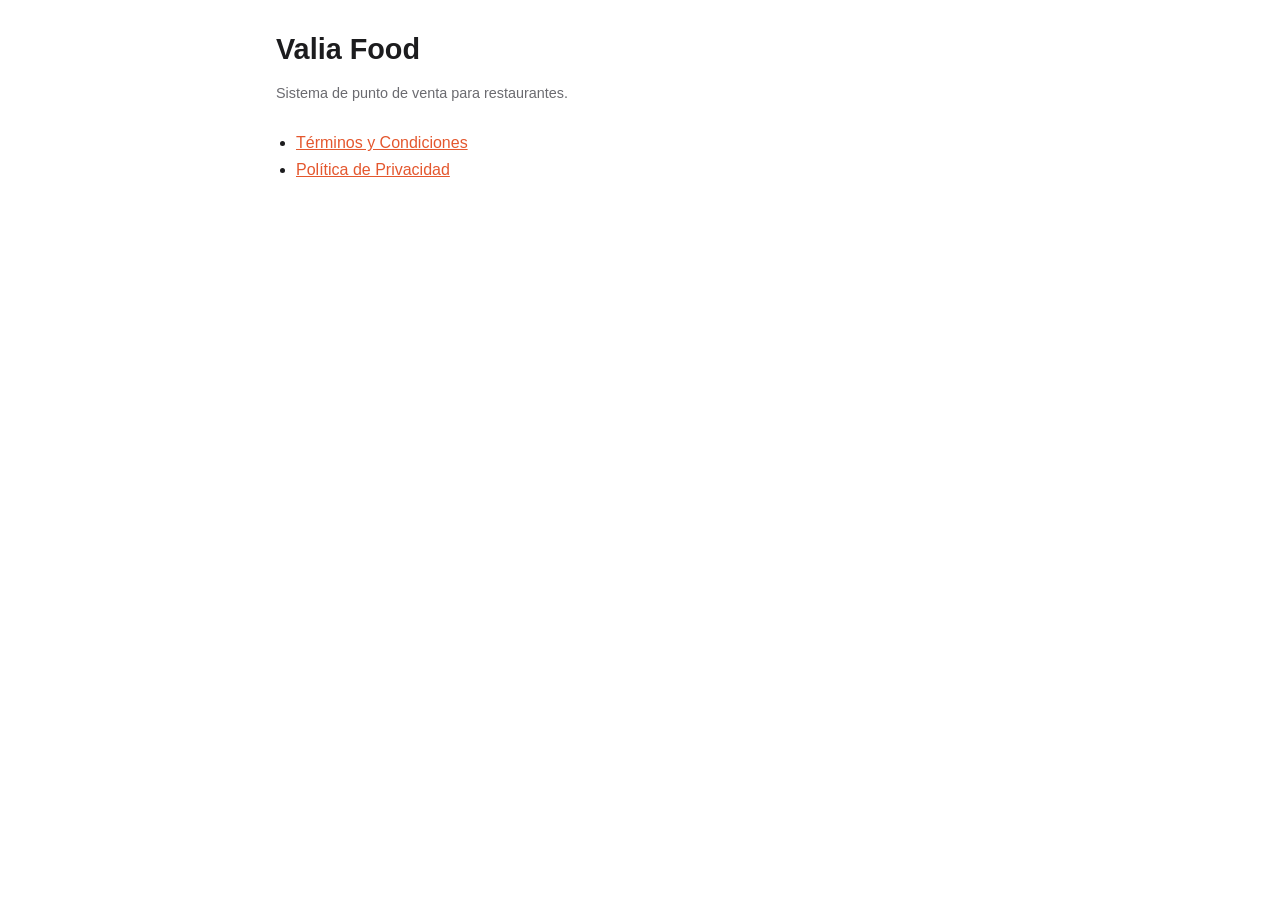
<file: index.html>
<!doctype html>
<html lang="es">
<head>
  <meta charset="utf-8">
  <meta name="viewport" content="width=device-width, initial-scale=1">
  <title>Valia Food</title>
  <link rel="stylesheet" href="style.css">
</head>
<body>
  <main>
    <h1>Valia Food</h1>
    <p class="updated">Sistema de punto de venta para restaurantes.</p>
    <ul>
      <li><a href="terminos/">Términos y Condiciones</a></li>
      <li><a href="privacidad/">Política de Privacidad</a></li>
    </ul>
  </main>
</body>
</html>
</file>
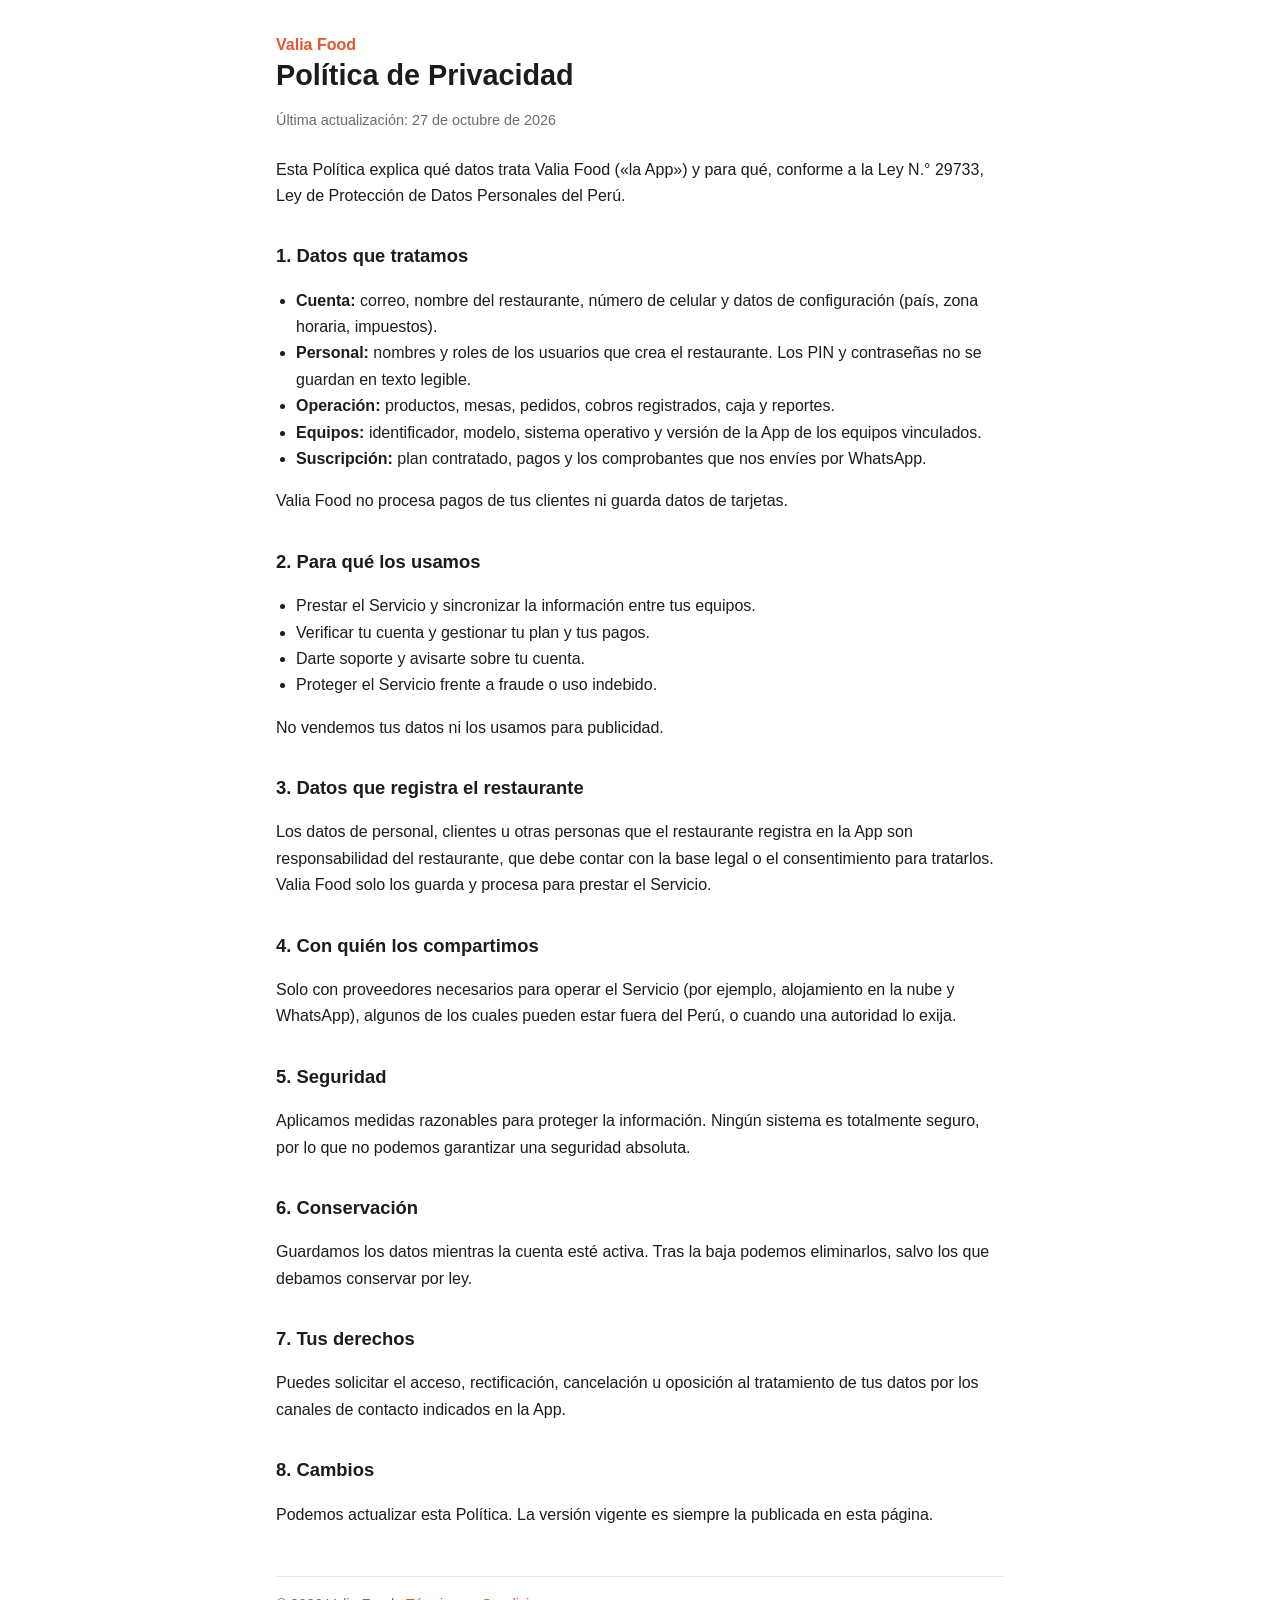
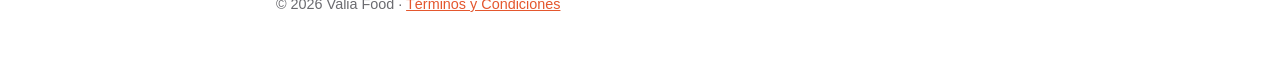
<file: privacidad/index.html>
<!doctype html>
<html lang="es">
<head>
  <meta charset="utf-8">
  <meta name="viewport" content="width=device-width, initial-scale=1">
  <title>Política de Privacidad · Valia Food</title>
  <link rel="stylesheet" href="../style.css">
</head>
<body>
  <main>
    <a class="brand" href="../">Valia Food</a>
    <h1>Política de Privacidad</h1>
    <p class="updated">Última actualización: 27 de octubre de 2026</p>

    <p>Esta Política explica qué datos trata Valia Food («la App») y para qué, conforme a la Ley N.° 29733, Ley de Protección de Datos Personales del Perú.</p>

    <h2>1. Datos que tratamos</h2>
    <ul>
      <li><strong>Cuenta:</strong> correo, nombre del restaurante, número de celular y datos de configuración (país, zona horaria, impuestos).</li>
      <li><strong>Personal:</strong> nombres y roles de los usuarios que crea el restaurante. Los PIN y contraseñas no se guardan en texto legible.</li>
      <li><strong>Operación:</strong> productos, mesas, pedidos, cobros registrados, caja y reportes.</li>
      <li><strong>Equipos:</strong> identificador, modelo, sistema operativo y versión de la App de los equipos vinculados.</li>
      <li><strong>Suscripción:</strong> plan contratado, pagos y los comprobantes que nos envíes por WhatsApp.</li>
    </ul>
    <p>Valia Food no procesa pagos de tus clientes ni guarda datos de tarjetas.</p>

    <h2>2. Para qué los usamos</h2>
    <ul>
      <li>Prestar el Servicio y sincronizar la información entre tus equipos.</li>
      <li>Verificar tu cuenta y gestionar tu plan y tus pagos.</li>
      <li>Darte soporte y avisarte sobre tu cuenta.</li>
      <li>Proteger el Servicio frente a fraude o uso indebido.</li>
    </ul>
    <p>No vendemos tus datos ni los usamos para publicidad.</p>

    <h2>3. Datos que registra el restaurante</h2>
    <p>Los datos de personal, clientes u otras personas que el restaurante registra en la App son responsabilidad del restaurante, que debe contar con la base legal o el consentimiento para tratarlos. Valia Food solo los guarda y procesa para prestar el Servicio.</p>

    <h2>4. Con quién los compartimos</h2>
    <p>Solo con proveedores necesarios para operar el Servicio (por ejemplo, alojamiento en la nube y WhatsApp), algunos de los cuales pueden estar fuera del Perú, o cuando una autoridad lo exija.</p>

    <h2>5. Seguridad</h2>
    <p>Aplicamos medidas razonables para proteger la información. Ningún sistema es totalmente seguro, por lo que no podemos garantizar una seguridad absoluta.</p>

    <h2>6. Conservación</h2>
    <p>Guardamos los datos mientras la cuenta esté activa. Tras la baja podemos eliminarlos, salvo los que debamos conservar por ley.</p>

    <h2>7. Tus derechos</h2>
    <p>Puedes solicitar el acceso, rectificación, cancelación u oposición al tratamiento de tus datos por los canales de contacto indicados en la App.</p>

    <h2>8. Cambios</h2>
    <p>Podemos actualizar esta Política. La versión vigente es siempre la publicada en esta página.</p>

    <footer>© 2026 Valia Food · <a href="../terminos/">Términos y Condiciones</a></footer>
  </main>
</body>
</html>
</file>
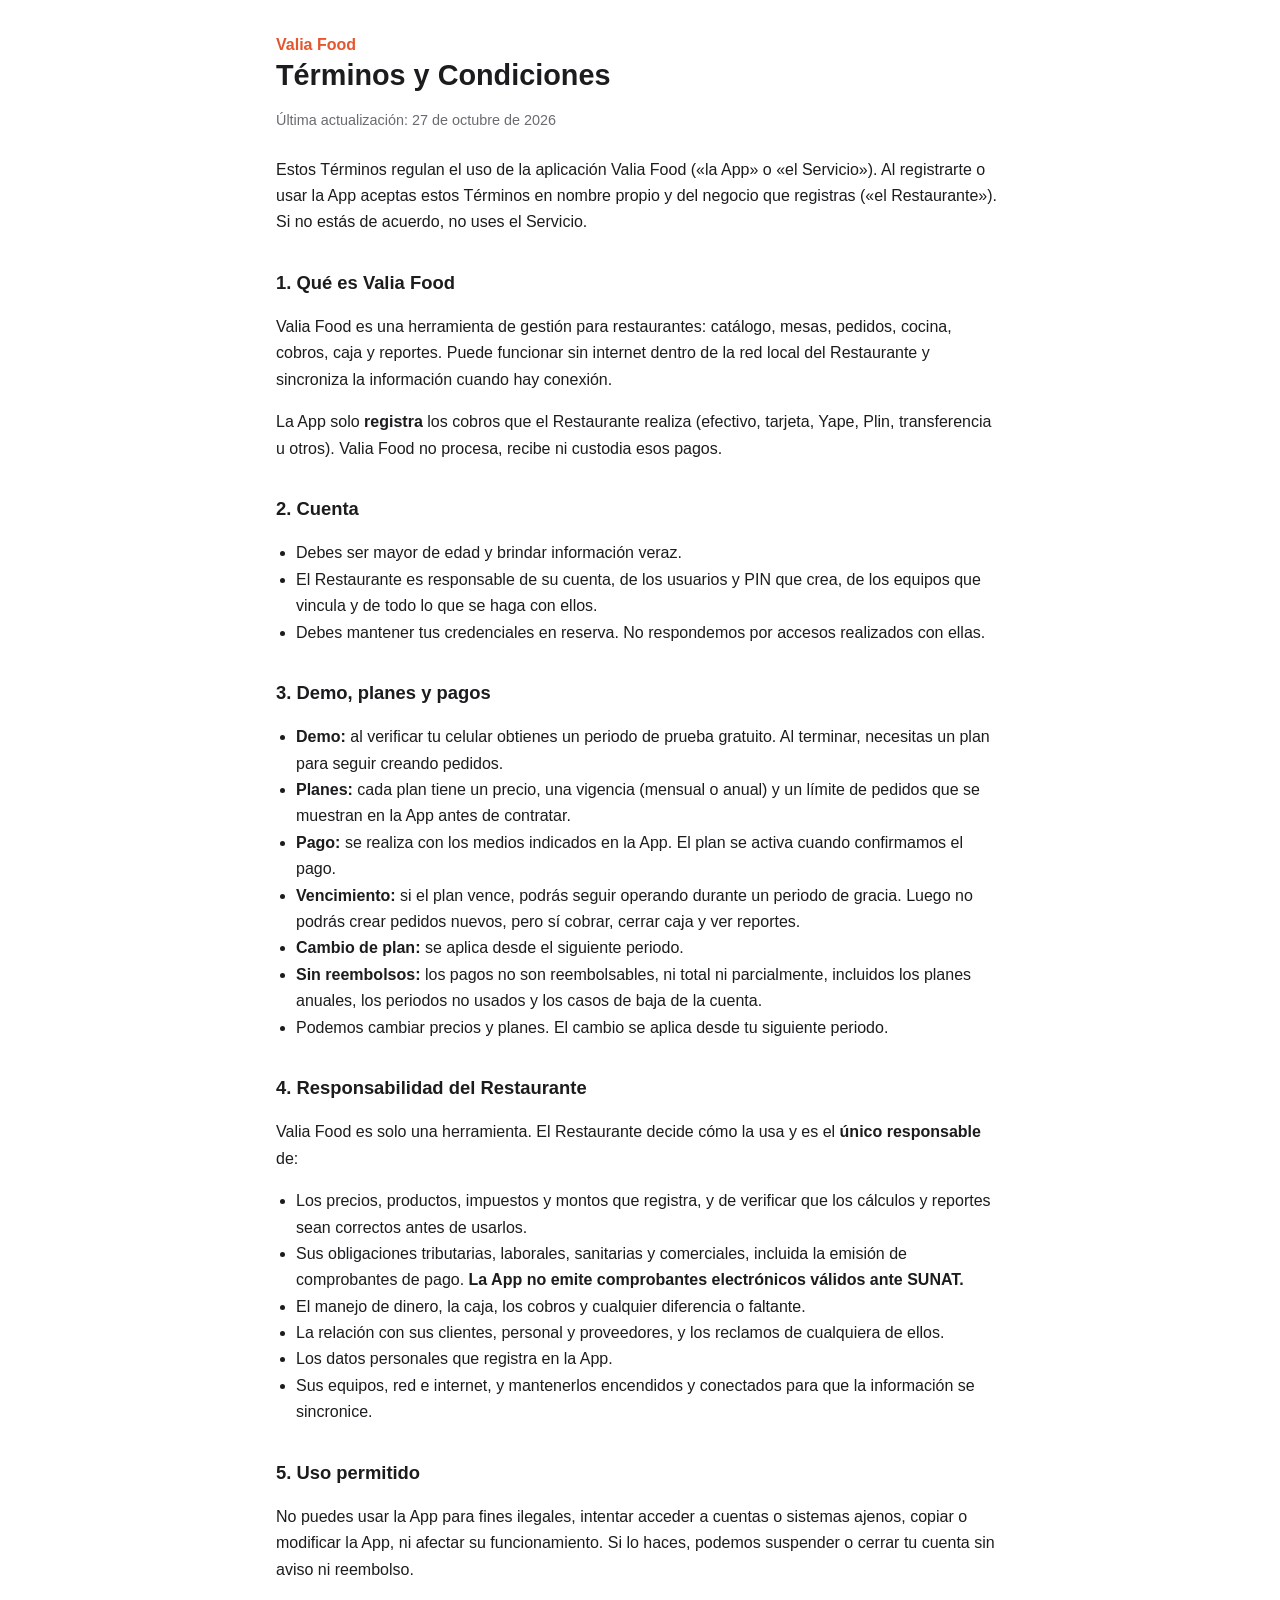
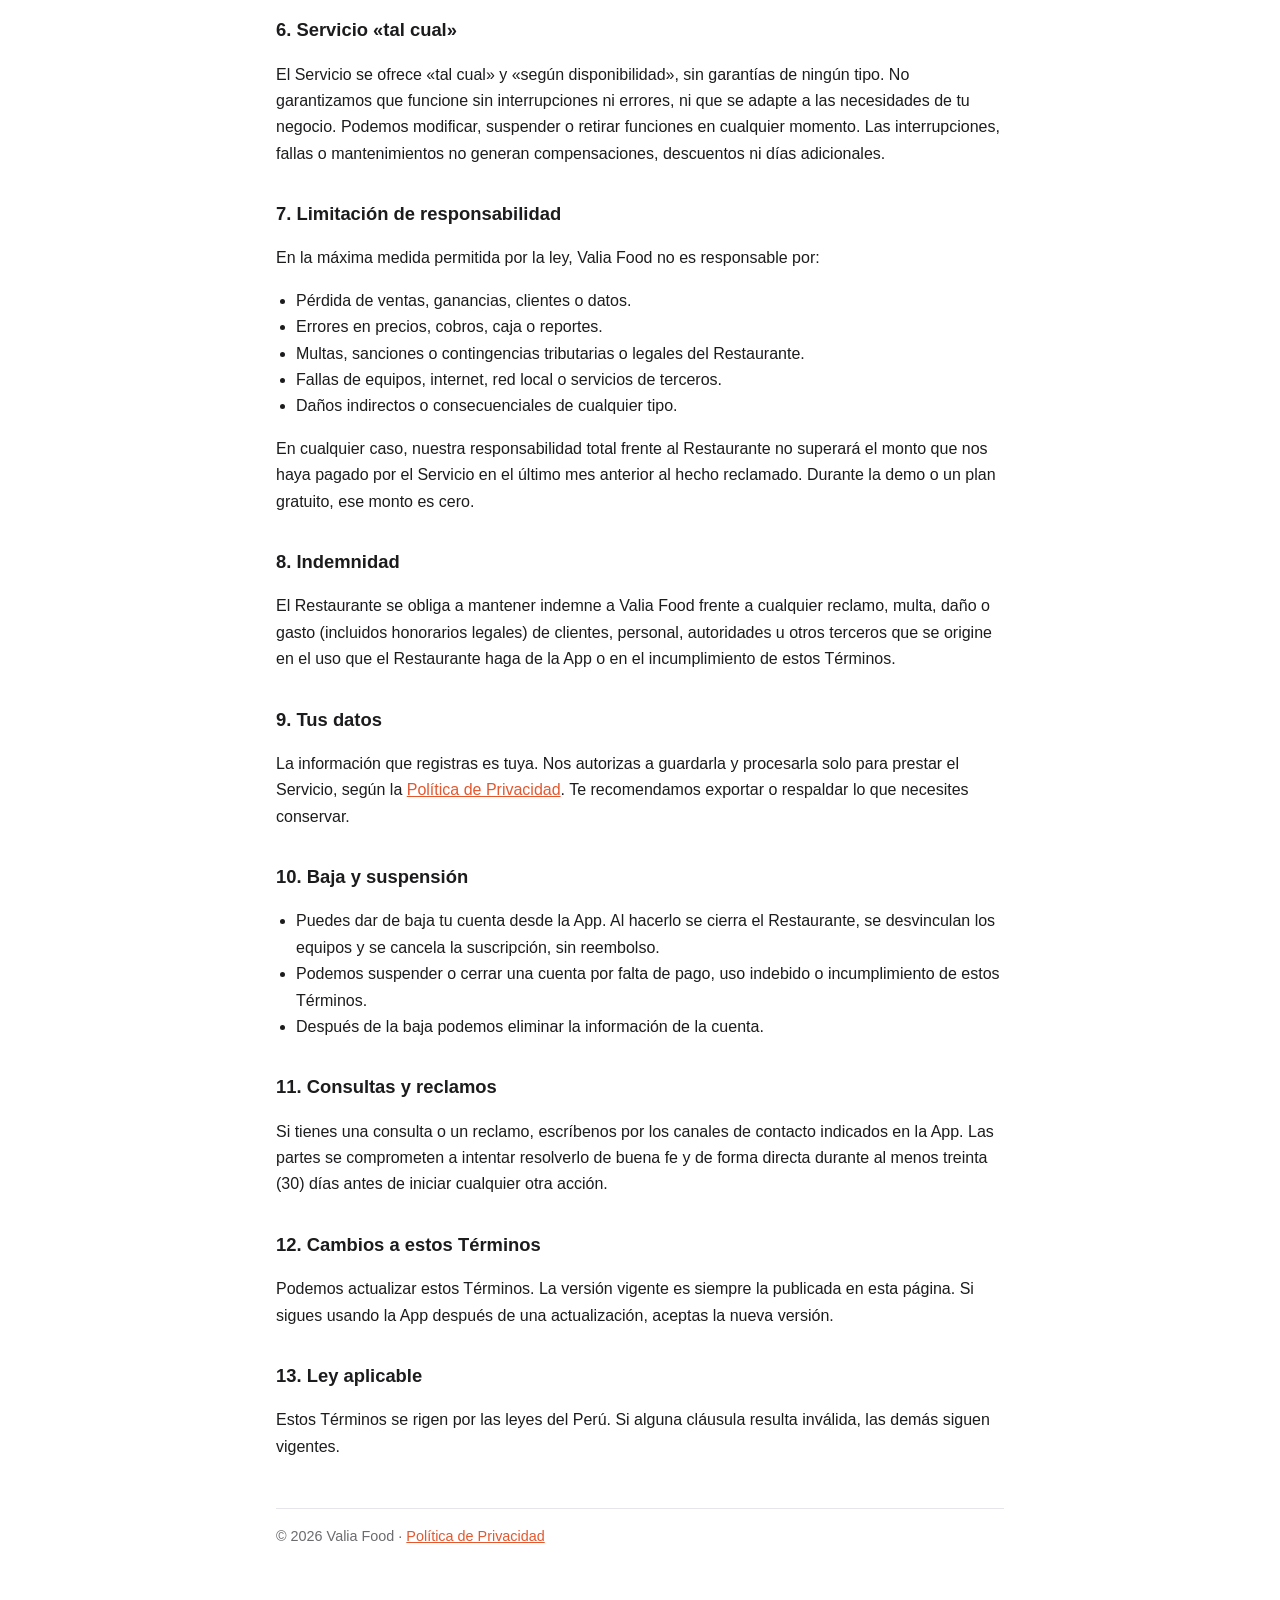
<file: terminos/index.html>
<!doctype html>
<html lang="es">
<head>
  <meta charset="utf-8">
  <meta name="viewport" content="width=device-width, initial-scale=1">
  <title>Términos y Condiciones · Valia Food</title>
  <link rel="stylesheet" href="../style.css">
</head>
<body>
  <main>
    <a class="brand" href="../">Valia Food</a>
    <h1>Términos y Condiciones</h1>
    <p class="updated">Última actualización: 27 de octubre de 2026</p>

    <p>Estos Términos regulan el uso de la aplicación Valia Food («la App» o «el Servicio»). Al registrarte o usar la App aceptas estos Términos en nombre propio y del negocio que registras («el Restaurante»). Si no estás de acuerdo, no uses el Servicio.</p>

    <h2>1. Qué es Valia Food</h2>
    <p>Valia Food es una herramienta de gestión para restaurantes: catálogo, mesas, pedidos, cocina, cobros, caja y reportes. Puede funcionar sin internet dentro de la red local del Restaurante y sincroniza la información cuando hay conexión.</p>
    <p>La App solo <strong>registra</strong> los cobros que el Restaurante realiza (efectivo, tarjeta, Yape, Plin, transferencia u otros). Valia Food no procesa, recibe ni custodia esos pagos.</p>

    <h2>2. Cuenta</h2>
    <ul>
      <li>Debes ser mayor de edad y brindar información veraz.</li>
      <li>El Restaurante es responsable de su cuenta, de los usuarios y PIN que crea, de los equipos que vincula y de todo lo que se haga con ellos.</li>
      <li>Debes mantener tus credenciales en reserva. No respondemos por accesos realizados con ellas.</li>
    </ul>

    <h2>3. Demo, planes y pagos</h2>
    <ul>
      <li><strong>Demo:</strong> al verificar tu celular obtienes un periodo de prueba gratuito. Al terminar, necesitas un plan para seguir creando pedidos.</li>
      <li><strong>Planes:</strong> cada plan tiene un precio, una vigencia (mensual o anual) y un límite de pedidos que se muestran en la App antes de contratar.</li>
      <li><strong>Pago:</strong> se realiza con los medios indicados en la App. El plan se activa cuando confirmamos el pago.</li>
      <li><strong>Vencimiento:</strong> si el plan vence, podrás seguir operando durante un periodo de gracia. Luego no podrás crear pedidos nuevos, pero sí cobrar, cerrar caja y ver reportes.</li>
      <li><strong>Cambio de plan:</strong> se aplica desde el siguiente periodo.</li>
      <li><strong>Sin reembolsos:</strong> los pagos no son reembolsables, ni total ni parcialmente, incluidos los planes anuales, los periodos no usados y los casos de baja de la cuenta.</li>
      <li>Podemos cambiar precios y planes. El cambio se aplica desde tu siguiente periodo.</li>
    </ul>

    <h2>4. Responsabilidad del Restaurante</h2>
    <p>Valia Food es solo una herramienta. El Restaurante decide cómo la usa y es el <strong>único responsable</strong> de:</p>
    <ul>
      <li>Los precios, productos, impuestos y montos que registra, y de verificar que los cálculos y reportes sean correctos antes de usarlos.</li>
      <li>Sus obligaciones tributarias, laborales, sanitarias y comerciales, incluida la emisión de comprobantes de pago. <strong>La App no emite comprobantes electrónicos válidos ante SUNAT.</strong></li>
      <li>El manejo de dinero, la caja, los cobros y cualquier diferencia o faltante.</li>
      <li>La relación con sus clientes, personal y proveedores, y los reclamos de cualquiera de ellos.</li>
      <li>Los datos personales que registra en la App.</li>
      <li>Sus equipos, red e internet, y mantenerlos encendidos y conectados para que la información se sincronice.</li>
    </ul>

    <h2>5. Uso permitido</h2>
    <p>No puedes usar la App para fines ilegales, intentar acceder a cuentas o sistemas ajenos, copiar o modificar la App, ni afectar su funcionamiento. Si lo haces, podemos suspender o cerrar tu cuenta sin aviso ni reembolso.</p>

    <h2>6. Servicio «tal cual»</h2>
    <p>El Servicio se ofrece «tal cual» y «según disponibilidad», sin garantías de ningún tipo. No garantizamos que funcione sin interrupciones ni errores, ni que se adapte a las necesidades de tu negocio. Podemos modificar, suspender o retirar funciones en cualquier momento. Las interrupciones, fallas o mantenimientos no generan compensaciones, descuentos ni días adicionales.</p>

    <h2>7. Limitación de responsabilidad</h2>
    <p>En la máxima medida permitida por la ley, Valia Food no es responsable por:</p>
    <ul>
      <li>Pérdida de ventas, ganancias, clientes o datos.</li>
      <li>Errores en precios, cobros, caja o reportes.</li>
      <li>Multas, sanciones o contingencias tributarias o legales del Restaurante.</li>
      <li>Fallas de equipos, internet, red local o servicios de terceros.</li>
      <li>Daños indirectos o consecuenciales de cualquier tipo.</li>
    </ul>
    <p>En cualquier caso, nuestra responsabilidad total frente al Restaurante no superará el monto que nos haya pagado por el Servicio en el último mes anterior al hecho reclamado. Durante la demo o un plan gratuito, ese monto es cero.</p>

    <h2>8. Indemnidad</h2>
    <p>El Restaurante se obliga a mantener indemne a Valia Food frente a cualquier reclamo, multa, daño o gasto (incluidos honorarios legales) de clientes, personal, autoridades u otros terceros que se origine en el uso que el Restaurante haga de la App o en el incumplimiento de estos Términos.</p>

    <h2>9. Tus datos</h2>
    <p>La información que registras es tuya. Nos autorizas a guardarla y procesarla solo para prestar el Servicio, según la <a href="../privacidad/">Política de Privacidad</a>. Te recomendamos exportar o respaldar lo que necesites conservar.</p>

    <h2>10. Baja y suspensión</h2>
    <ul>
      <li>Puedes dar de baja tu cuenta desde la App. Al hacerlo se cierra el Restaurante, se desvinculan los equipos y se cancela la suscripción, sin reembolso.</li>
      <li>Podemos suspender o cerrar una cuenta por falta de pago, uso indebido o incumplimiento de estos Términos.</li>
      <li>Después de la baja podemos eliminar la información de la cuenta.</li>
    </ul>

    <h2>11. Consultas y reclamos</h2>
    <p>Si tienes una consulta o un reclamo, escríbenos por los canales de contacto indicados en la App. Las partes se comprometen a intentar resolverlo de buena fe y de forma directa durante al menos treinta (30) días antes de iniciar cualquier otra acción.</p>

    <h2>12. Cambios a estos Términos</h2>
    <p>Podemos actualizar estos Términos. La versión vigente es siempre la publicada en esta página. Si sigues usando la App después de una actualización, aceptas la nueva versión.</p>

    <h2>13. Ley aplicable</h2>
    <p>Estos Términos se rigen por las leyes del Perú. Si alguna cláusula resulta inválida, las demás siguen vigentes.</p>

    <footer>© 2026 Valia Food · <a href="../privacidad/">Política de Privacidad</a></footer>
  </main>
</body>
</html>
</file>
<file: style.css>
:root {
  --bg: #ffffff;
  --text: #1c1c1e;
  --muted: #6b6b70;
  --accent: #e4572e;
  --border: #e5e5ea;
}

@media (prefers-color-scheme: dark) {
  :root {
    --bg: #121214;
    --text: #f2f2f7;
    --muted: #a1a1a6;
    --accent: #ff7a50;
    --border: #2c2c2e;
  }
}

* { box-sizing: border-box; }

body {
  margin: 0;
  background: var(--bg);
  color: var(--text);
  font: 16px/1.65 -apple-system, BlinkMacSystemFont, "Segoe UI", Roboto, sans-serif;
}

main {
  max-width: 760px;
  margin: 0 auto;
  padding: 32px 16px 64px;
}

h1 { font-size: 1.8rem; line-height: 1.25; margin: 0 0 4px; }
h2 { font-size: 1.15rem; margin: 32px 0 8px; }
p, li { color: var(--text); }
ul { padding-left: 20px; }
a { color: var(--accent); }

.updated { color: var(--muted); font-size: .9rem; margin-bottom: 24px; }
.brand { color: var(--accent); font-weight: 700; text-decoration: none; }

footer {
  border-top: 1px solid var(--border);
  margin-top: 48px;
  padding-top: 16px;
  color: var(--muted);
  font-size: .9rem;
}
</file>
